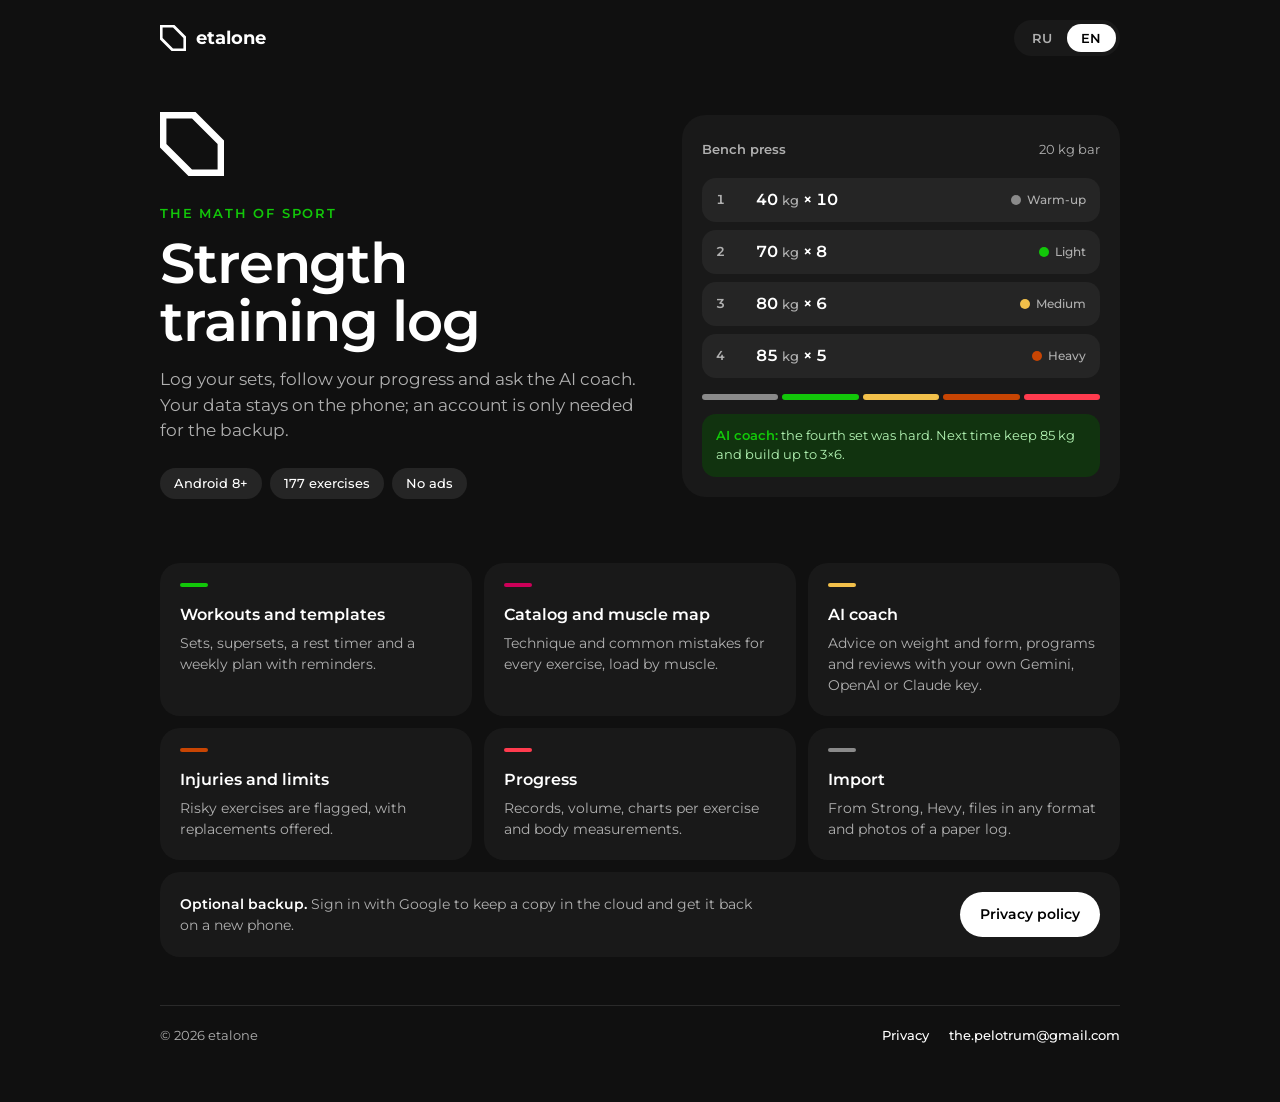
<file: index.html>
<!doctype html>
<html lang="ru">
<head>
    <meta charset="utf-8">
    <meta name="viewport" content="width=device-width, initial-scale=1, viewport-fit=cover">
    <title data-ru="etalone — дневник силовых тренировок" data-en="etalone — strength training log">etalone — дневник силовых тренировок</title>
    <meta name="description" content="etalone — Android-приложение для записи силовых тренировок с ИИ-тренером. Android strength training log with an AI coach.">
    <meta name="theme-color" content="#101010">
    <link rel="icon" href="icon.svg" type="image/svg+xml">
    <link rel="preconnect" href="https://fonts.googleapis.com">
    <link rel="preconnect" href="https://fonts.gstatic.com" crossorigin>
    <link rel="stylesheet" href="https://fonts.googleapis.com/css2?family=Montserrat:wght@400;500;600;700&display=swap">
    <link rel="stylesheet" href="style.css">
</head>
<body>
<div class="page">
    <header>
        <a class="brand" href="./">
            <svg class="icon" viewBox="30 29.5 120 120" aria-hidden="true"><path fill-rule="evenodd" d="M96.6438 29.5L150.002 82.8572V149.5H83.36L30.001 96.1416L30.0012 67.7886H30L30.001 29.5H96.6438ZM42.0016 41.5V89.5L90.0022 137.5H138.002V89.5L90.0022 41.5H42.0016Z"/></svg>
            etalone
        </a>
        <div class="lang" role="group" aria-label="Language">
            <button type="button" data-set="ru">RU</button>
            <button type="button" data-set="en">EN</button>
        </div>
    </header>

    <main class="hero">
        <div>
            <svg class="icon" viewBox="30 29.5 120 120" aria-hidden="true"><path fill-rule="evenodd" d="M96.6438 29.5L150.002 82.8572V149.5H83.36L30.001 96.1416L30.0012 67.7886H30L30.001 29.5H96.6438ZM42.0016 41.5V89.5L90.0022 137.5H138.002V89.5L90.0022 41.5H42.0016Z"/></svg>
            <span class="eyebrow"><span data-lang="ru">Математика спорта</span><span data-lang="en">The math of sport</span></span>
            <h1><span data-lang="ru">Дневник силовых тренировок</span><span data-lang="en">Strength training log</span></h1>
            <p class="lead" data-lang="ru">Записывай подходы, следи за прогрессом и спрашивай ИИ-тренера. Данные хранятся на телефоне, аккаунт нужен только для резервной копии.</p>
            <p class="lead" data-lang="en">Log your sets, follow your progress and ask the AI coach. Your data stays on the phone; an account is only needed for the backup.</p>
            <ul class="tags">
                <li>Android 8+</li>
                <li><span data-lang="ru">177 упражнений</span><span data-lang="en">177 exercises</span></li>
                <li><span data-lang="ru">Без рекламы</span><span data-lang="en">No ads</span></li>
            </ul>
        </div>

        <div class="workout">
            <div class="workout-head">
                <b><span data-lang="ru">Жим лёжа</span><span data-lang="en">Bench press</span></b>
                <span><span data-lang="ru">гриф 20 кг</span><span data-lang="en">20 kg bar</span></span>
            </div>
            <ol class="sets">
                <li class="set"><span class="n">1</span><span class="w">40 <small>kg</small> × 10</span><span class="effort" style="--dot: var(--warmup)"><span data-lang="ru">Разминка</span><span data-lang="en">Warm-up</span></span></li>
                <li class="set"><span class="n">2</span><span class="w">70 <small>kg</small> × 8</span><span class="effort" style="--dot: var(--green)"><span data-lang="ru">Лёгкий</span><span data-lang="en">Light</span></span></li>
                <li class="set"><span class="n">3</span><span class="w">80 <small>kg</small> × 6</span><span class="effort" style="--dot: var(--medium)"><span data-lang="ru">Средний</span><span data-lang="en">Medium</span></span></li>
                <li class="set"><span class="n">4</span><span class="w">85 <small>kg</small> × 5</span><span class="effort" style="--dot: var(--heavy)"><span data-lang="ru">Тяжёлый</span><span data-lang="en">Heavy</span></span></li>
            </ol>
            <div class="scale" aria-hidden="true">
                <i style="--dot: var(--warmup)"></i><i style="--dot: var(--green)"></i><i style="--dot: var(--medium)"></i><i style="--dot: var(--heavy)"></i><i style="--dot: var(--max)"></i>
            </div>
            <div class="note">
                <span data-lang="ru"><b>ИИ-тренер:</b> четвёртый подход шёл тяжело. В следующий раз оставь 85 кг и добери до 3×6.</span>
                <span data-lang="en"><b>AI coach:</b> the fourth set was hard. Next time keep 85 kg and build up to 3×6.</span>
            </div>
        </div>
    </main>

    <ul class="features">
        <li><div class="mark" style="--dot: var(--green)"></div><b><span data-lang="ru">Тренировки и шаблоны</span><span data-lang="en">Workouts and templates</span></b><p><span data-lang="ru">Подходы, суперсеты, таймер отдыха и план на неделю с напоминаниями.</span><span data-lang="en">Sets, supersets, a rest timer and a weekly plan with reminders.</span></p></li>
        <li><div class="mark" style="--dot: var(--pink)"></div><b><span data-lang="ru">Каталог и карта мышц</span><span data-lang="en">Catalog and muscle map</span></b><p><span data-lang="ru">Техника и частые ошибки для каждого упражнения, нагрузка по мышцам.</span><span data-lang="en">Technique and common mistakes for every exercise, load by muscle.</span></p></li>
        <li><div class="mark" style="--dot: var(--medium)"></div><b><span data-lang="ru">ИИ-тренер</span><span data-lang="en">AI coach</span></b><p><span data-lang="ru">Советы по весу и технике, программы и разбор тренировок через твой ключ Gemini, OpenAI или Claude.</span><span data-lang="en">Advice on weight and form, programs and reviews with your own Gemini, OpenAI or Claude key.</span></p></li>
        <li><div class="mark" style="--dot: var(--heavy)"></div><b><span data-lang="ru">Травмы и ограничения</span><span data-lang="en">Injuries and limits</span></b><p><span data-lang="ru">Приложение помечает опасные упражнения и предлагает замену.</span><span data-lang="en">Risky exercises are flagged, with replacements offered.</span></p></li>
        <li><div class="mark" style="--dot: var(--max)"></div><b><span data-lang="ru">Прогресс</span><span data-lang="en">Progress</span></b><p><span data-lang="ru">Рекорды, объём, графики по упражнениям и замеры тела.</span><span data-lang="en">Records, volume, charts per exercise and body measurements.</span></p></li>
        <li><div class="mark" style="--dot: var(--warmup)"></div><b><span data-lang="ru">Импорт</span><span data-lang="en">Import</span></b><p><span data-lang="ru">Из Strong, Hevy, файлов любого формата и фото бумажного дневника.</span><span data-lang="en">From Strong, Hevy, files in any format and photos of a paper log.</span></p></li>
    </ul>

    <div class="cloud">
        <p data-lang="ru"><b>Резервная копия по желанию.</b> Войди через Google, и копия будет храниться в облаке и вернётся на новом телефоне.</p>
        <p data-lang="en"><b>Optional backup.</b> Sign in with Google to keep a copy in the cloud and get it back on a new phone.</p>
        <a class="pill" href="privacy.html"><span data-lang="ru">Политика конфиденциальности</span><span data-lang="en">Privacy policy</span></a>
    </div>

    <footer>
        <span>© 2026 etalone</span>
        <nav>
            <a href="privacy.html"><span data-lang="ru">Конфиденциальность</span><span data-lang="en">Privacy</span></a>
            <a href="mailto:the.pelotrum@gmail.com">the.pelotrum@gmail.com</a>
        </nav>
    </footer>
</div>
<script src="lang.js"></script>
</body>
</html>
</file>
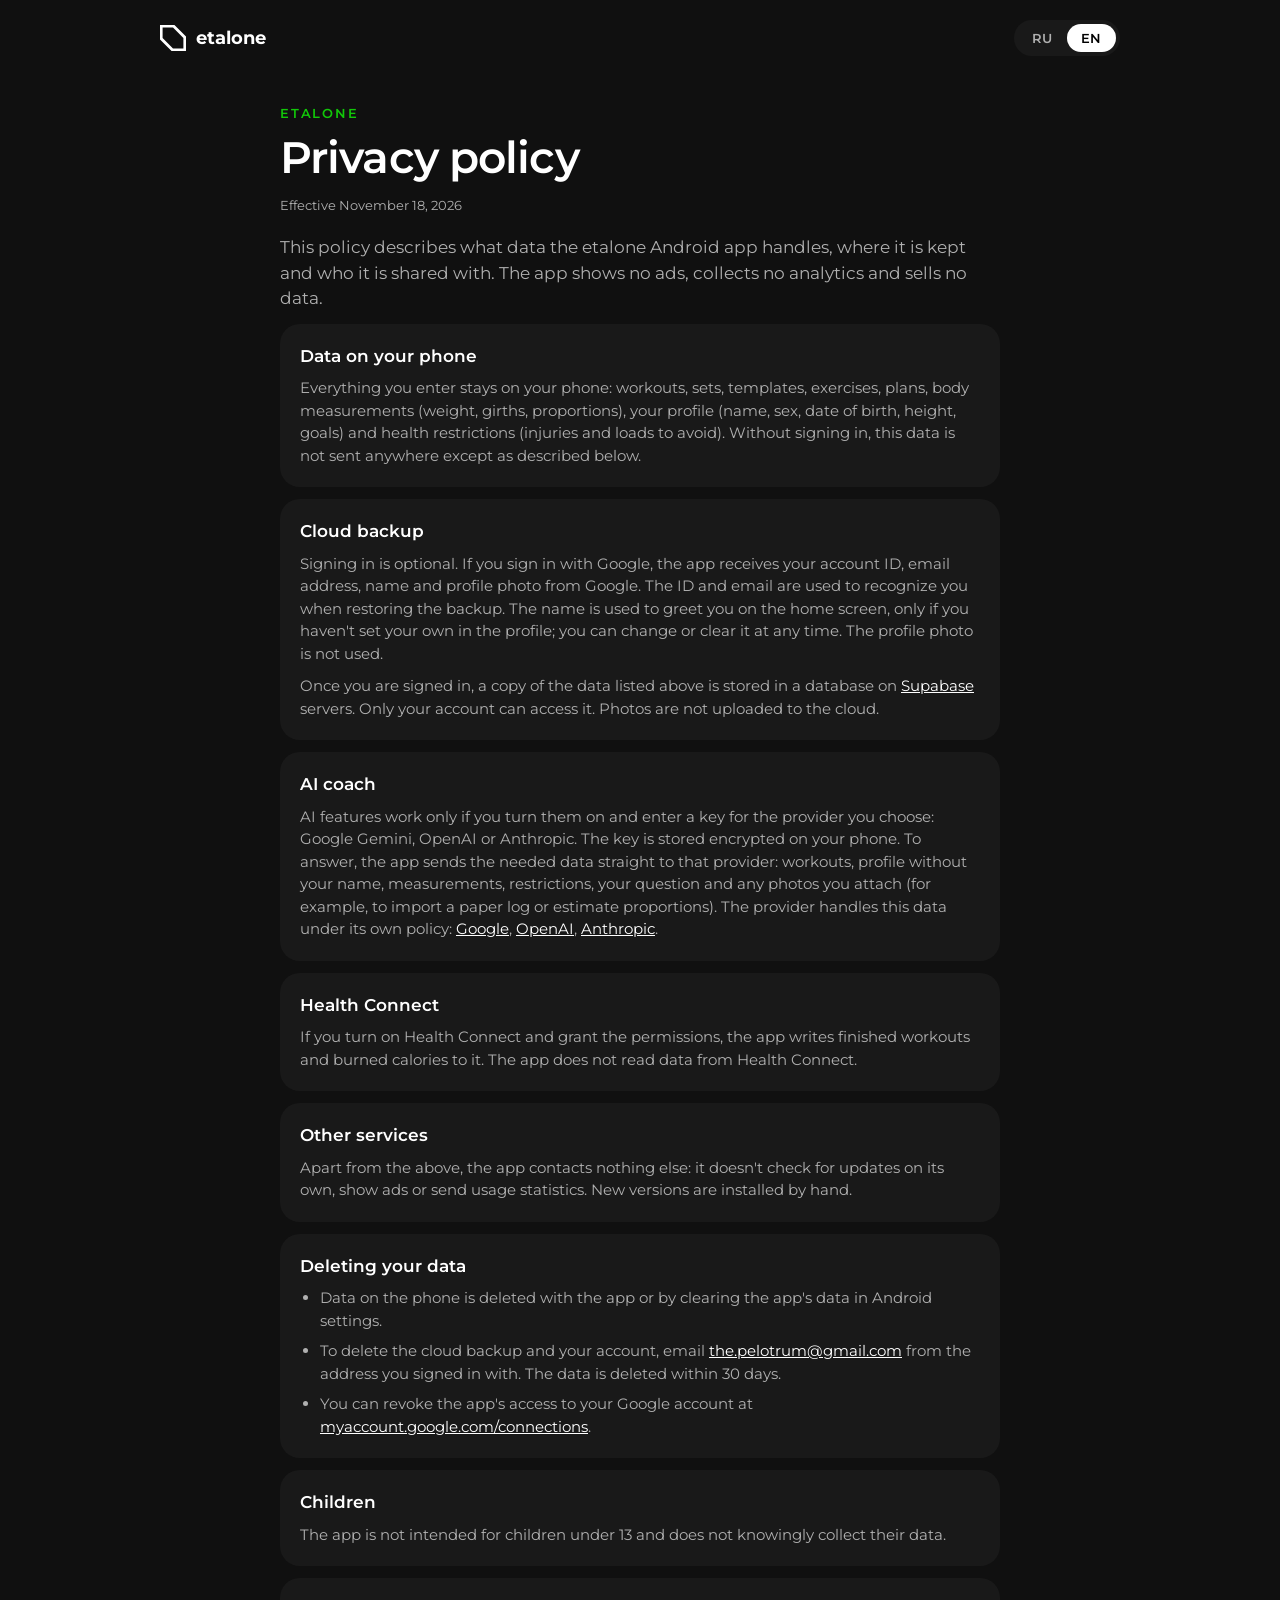
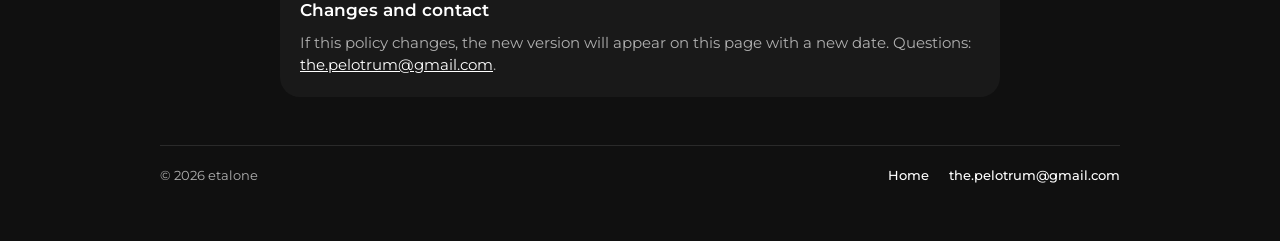
<file: privacy.html>
<!doctype html>
<html lang="ru">
<head>
    <meta charset="utf-8">
    <meta name="viewport" content="width=device-width, initial-scale=1, viewport-fit=cover">
    <title data-ru="Политика конфиденциальности — etalone" data-en="Privacy policy — etalone">Политика конфиденциальности — etalone</title>
    <meta name="theme-color" content="#101010">
    <link rel="icon" href="icon.svg" type="image/svg+xml">
    <link rel="preconnect" href="https://fonts.googleapis.com">
    <link rel="preconnect" href="https://fonts.gstatic.com" crossorigin>
    <link rel="stylesheet" href="https://fonts.googleapis.com/css2?family=Montserrat:wght@400;500;600;700&display=swap">
    <link rel="stylesheet" href="style.css">
</head>
<body>
<div class="page">
    <header>
        <a class="brand" href="./">
            <svg class="icon" viewBox="30 29.5 120 120" aria-hidden="true"><path fill-rule="evenodd" d="M96.6438 29.5L150.002 82.8572V149.5H83.36L30.001 96.1416L30.0012 67.7886H30L30.001 29.5H96.6438ZM42.0016 41.5V89.5L90.0022 137.5H138.002V89.5L90.0022 41.5H42.0016Z"/></svg>
            etalone
        </a>
        <div class="lang" role="group" aria-label="Language">
            <button type="button" data-set="ru">RU</button>
            <button type="button" data-set="en">EN</button>
        </div>
    </header>

    <main class="doc" data-lang="ru">
        <span class="eyebrow">etalone</span>
        <h1>Политика конфиденциальности</h1>
        <p class="date">Действует с 18 ноября 2026 года</p>
        <p class="intro">Эта политика описывает, какие данные обрабатывает Android-приложение etalone, где они хранятся и кому передаются. Приложение не показывает рекламу, не собирает аналитику и не продаёт данные.</p>

        <section>
            <h2>Данные на телефоне</h2>
            <p>Всё, что ты вводишь, хранится на твоём телефоне: тренировки, подходы, шаблоны, упражнения, планы, замеры тела (вес, обхваты, пропорции), анкета (имя, пол, дата рождения, рост, цели) и ограничения по здоровью (травмы и нежелательные нагрузки). Без входа в аккаунт эти данные никуда не отправляются, кроме случаев, описанных ниже.</p>
        </section>

        <section>
            <h2>Резервная копия в облаке</h2>
            <p>Вход в аккаунт необязателен. Если ты входишь через Google, приложение получает от Google идентификатор аккаунта, адрес почты, имя и фото профиля. Идентификатор и почта нужны, чтобы узнать тебя при восстановлении копии. Имя приложение берёт для приветствия на главном экране, только если ты не указал своё в профиле; его можно изменить или стереть в любой момент. Фото профиля приложение не использует.</p>
            <p>После входа копия перечисленных выше данных с телефона хранится в базе данных на серверах <a href="https://supabase.com/privacy">Supabase</a>. Доступ к копии есть только у твоего аккаунта. Фотографии в облако не загружаются.</p>
        </section>

        <section>
            <h2>ИИ-тренер</h2>
            <p>Функции ИИ работают, только если ты сам включил их и ввёл ключ выбранного провайдера: Google Gemini, OpenAI или Anthropic. Ключ хранится на телефоне в зашифрованном виде. Для ответа приложение отправляет провайдеру напрямую нужные данные: тренировки, анкету без имени, замеры, ограничения, текст вопроса и фотографии, которые ты прикрепил (например, для импорта дневника или оценки пропорций). Эти данные обрабатываются по правилам выбранного провайдера: <a href="https://policies.google.com/privacy">Google</a>, <a href="https://openai.com/policies/privacy-policy">OpenAI</a>, <a href="https://www.anthropic.com/legal/privacy">Anthropic</a>.</p>
        </section>

        <section>
            <h2>Health Connect</h2>
            <p>Если ты включишь Health Connect и выдашь разрешения, приложение записывает туда завершённые тренировки и сожжённые калории. Данные из Health Connect приложение не читает.</p>
        </section>

        <section>
            <h2>Другие сервисы</h2>
            <p>Кроме описанного выше, приложение никуда не обращается: оно не проверяет обновления само, не показывает рекламу и не отправляет статистику использования. Новая версия устанавливается вручную.</p>
        </section>

        <section>
            <h2>Удаление данных</h2>
            <ul>
                <li>Данные на телефоне удаляются вместе с приложением или через очистку данных приложения в настройках Android.</li>
                <li>Чтобы удалить облачную копию и аккаунт, напиши на <a href="mailto:the.pelotrum@gmail.com">the.pelotrum@gmail.com</a> с почты, через которую входил. Данные удаляются в течение 30 дней.</li>
                <li>Отозвать доступ приложения к Google-аккаунту можно на странице <a href="https://myaccount.google.com/connections">myaccount.google.com/connections</a>.</li>
            </ul>
        </section>

        <section>
            <h2>Дети</h2>
            <p>Приложение не предназначено для детей младше 13 лет и сознательно не собирает их данные.</p>
        </section>

        <section>
            <h2>Изменения и контакты</h2>
            <p>Если политика изменится, новая версия появится на этой странице с новой датой. Вопросы — на <a href="mailto:the.pelotrum@gmail.com">the.pelotrum@gmail.com</a>.</p>
        </section>
    </main>

    <main class="doc" data-lang="en">
        <span class="eyebrow">etalone</span>
        <h1>Privacy policy</h1>
        <p class="date">Effective November 18, 2026</p>
        <p class="intro">This policy describes what data the etalone Android app handles, where it is kept and who it is shared with. The app shows no ads, collects no analytics and sells no data.</p>

        <section>
            <h2>Data on your phone</h2>
            <p>Everything you enter stays on your phone: workouts, sets, templates, exercises, plans, body measurements (weight, girths, proportions), your profile (name, sex, date of birth, height, goals) and health restrictions (injuries and loads to avoid). Without signing in, this data is not sent anywhere except as described below.</p>
        </section>

        <section>
            <h2>Cloud backup</h2>
            <p>Signing in is optional. If you sign in with Google, the app receives your account ID, email address, name and profile photo from Google. The ID and email are used to recognize you when restoring the backup. The name is used to greet you on the home screen, only if you haven't set your own in the profile; you can change or clear it at any time. The profile photo is not used.</p>
            <p>Once you are signed in, a copy of the data listed above is stored in a database on <a href="https://supabase.com/privacy">Supabase</a> servers. Only your account can access it. Photos are not uploaded to the cloud.</p>
        </section>

        <section>
            <h2>AI coach</h2>
            <p>AI features work only if you turn them on and enter a key for the provider you choose: Google Gemini, OpenAI or Anthropic. The key is stored encrypted on your phone. To answer, the app sends the needed data straight to that provider: workouts, profile without your name, measurements, restrictions, your question and any photos you attach (for example, to import a paper log or estimate proportions). The provider handles this data under its own policy: <a href="https://policies.google.com/privacy">Google</a>, <a href="https://openai.com/policies/privacy-policy">OpenAI</a>, <a href="https://www.anthropic.com/legal/privacy">Anthropic</a>.</p>
        </section>

        <section>
            <h2>Health Connect</h2>
            <p>If you turn on Health Connect and grant the permissions, the app writes finished workouts and burned calories to it. The app does not read data from Health Connect.</p>
        </section>

        <section>
            <h2>Other services</h2>
            <p>Apart from the above, the app contacts nothing else: it doesn't check for updates on its own, show ads or send usage statistics. New versions are installed by hand.</p>
        </section>

        <section>
            <h2>Deleting your data</h2>
            <ul>
                <li>Data on the phone is deleted with the app or by clearing the app's data in Android settings.</li>
                <li>To delete the cloud backup and your account, email <a href="mailto:the.pelotrum@gmail.com">the.pelotrum@gmail.com</a> from the address you signed in with. The data is deleted within 30 days.</li>
                <li>You can revoke the app's access to your Google account at <a href="https://myaccount.google.com/connections">myaccount.google.com/connections</a>.</li>
            </ul>
        </section>

        <section>
            <h2>Children</h2>
            <p>The app is not intended for children under 13 and does not knowingly collect their data.</p>
        </section>

        <section>
            <h2>Changes and contact</h2>
            <p>If this policy changes, the new version will appear on this page with a new date. Questions: <a href="mailto:the.pelotrum@gmail.com">the.pelotrum@gmail.com</a>.</p>
        </section>
    </main>

    <footer>
        <span>© 2026 etalone</span>
        <nav>
            <a href="./"><span data-lang="ru">Главная</span><span data-lang="en">Home</span></a>
            <a href="mailto:the.pelotrum@gmail.com">the.pelotrum@gmail.com</a>
        </nav>
    </footer>
</div>
<script src="lang.js"></script>
</body>
</html>
</file>
<file: style.css>
/* The app's own look: a near-black screen, grey cards, white main action and the effort colours as accents. */
:root {
    --bg: #101010;
    --card: #191919;
    --card-high: #252525;
    --line: #2a2a2a;
    --fg: #ffffff;
    --muted: #b0b0b0;
    --green: #12c709;
    --green-soft: #11330f;
    --green-text: #b4f5b4;
    --pink: #cc0058;
    --warmup: #8a8a8a;
    --medium: #f2c04a;
    --heavy: #c84503;
    --max: #ff3b4e;
    --font: "Montserrat", system-ui, -apple-system, "Segoe UI", Roboto, sans-serif;
    color-scheme: dark;
}

* { box-sizing: border-box; }

html { background: var(--bg); }

body {
    margin: 0;
    background: var(--bg);
    color: var(--fg);
    font: 400 16px/1.5 var(--font);
    padding-left: max(16px, env(safe-area-inset-left, 0px));
    padding-right: max(16px, env(safe-area-inset-right, 0px));
}

.page { max-width: 960px; margin: 0 auto; padding-block: 20px 56px; }

header { display: flex; align-items: center; justify-content: space-between; gap: 12px; }

.brand { display: flex; align-items: center; gap: 10px; color: var(--fg); text-decoration: none; font-weight: 700; font-size: 18px; }
.brand .icon { width: 26px; height: 26px; }

.icon { display: block; flex: none; }
.icon path { fill: var(--fg); }

.lang { display: flex; background: var(--card); border-radius: 999px; padding: 4px; }
.lang button {
    border: 0; background: transparent; color: var(--muted);
    font: 600 13px var(--font); letter-spacing: .04em;
    padding: 6px 14px; border-radius: 999px; cursor: pointer;
}
.lang button[aria-pressed="true"] { background: var(--fg); color: #000; }
.lang button:focus-visible, a:focus-visible { outline: 2px solid var(--green); outline-offset: 2px; }

.eyebrow {
    display: block;
    margin-top: 28px;
    color: var(--green);
    font-size: 13px;
    font-weight: 600;
    letter-spacing: .14em;
    text-transform: uppercase;
}

h1 {
    font-size: clamp(34px, 6vw, 56px);
    font-weight: 600;
    line-height: 1.05;
    letter-spacing: -.02em;
    margin: 10px 0 16px;
    text-wrap: balance;
}

.lead { color: var(--muted); font-size: 17px; max-width: 34em; margin: 0; }

.hero {
    display: grid;
    grid-template-columns: minmax(0, 1.1fr) minmax(0, 1fr);
    gap: 40px;
    align-items: center;
    margin-top: 56px;
}
.hero .icon { width: 64px; height: 64px; }

.tags { display: flex; flex-wrap: wrap; gap: 8px; margin: 24px 0 0; padding: 0; list-style: none; }
.tags li { background: var(--card-high); border-radius: 999px; padding: 6px 14px; font-size: 13px; font-weight: 500; }

/* A card from the workout screen: the set log with its effort colours. */
.workout { background: var(--card); border-radius: 24px; padding: 20px; min-width: 0; }
.workout-head { display: flex; justify-content: space-between; align-items: baseline; gap: 12px; }
.workout-head b { font-size: 18px; font-weight: 600; }
.workout-head span { color: var(--muted); font-size: 13px; }

.sets { list-style: none; padding: 0; margin: 16px 0 0; display: grid; gap: 8px; }
.set {
    display: grid;
    grid-template-columns: 28px 1fr auto;
    align-items: center;
    gap: 12px;
    background: var(--card-high);
    border-radius: 14px;
    padding: 10px 14px;
    font-variant-numeric: tabular-nums;
}
.set .n { color: var(--muted); font-size: 13px; font-weight: 600; }
.set .w { font-weight: 600; }
.set .w small { color: var(--muted); font-weight: 500; font-size: 13px; }
.effort { display: flex; align-items: center; gap: 6px; font-size: 12px; font-weight: 500; color: var(--muted); }
.effort::before { content: ""; width: 10px; height: 10px; border-radius: 50%; background: var(--dot); }

.scale { display: flex; gap: 4px; margin-top: 16px; }
.scale i { flex: 1; height: 6px; border-radius: 3px; background: var(--dot); }

.note { margin-top: 14px; padding: 12px 14px; border-radius: 14px; background: var(--green-soft); color: var(--green-text); font-size: 13px; }
.note b { color: var(--green); font-weight: 600; }

.features {
    display: grid;
    grid-template-columns: repeat(3, minmax(0, 1fr));
    gap: 12px;
    margin: 64px 0 0;
    padding: 0;
    list-style: none;
}
.features li { background: var(--card); border-radius: 20px; padding: 20px; }
.features b { display: block; font-size: 16px; font-weight: 600; margin-bottom: 6px; }
.features p { margin: 0; color: var(--muted); font-size: 14px; }
.mark { width: 28px; height: 4px; border-radius: 2px; background: var(--dot); margin-bottom: 16px; }

.cloud {
    display: flex; flex-wrap: wrap; align-items: center; justify-content: space-between; gap: 16px;
    margin-top: 12px; background: var(--card); border-radius: 20px; padding: 20px;
}
.cloud p { margin: 0; color: var(--muted); font-size: 14px; max-width: 42em; }
.cloud b { color: var(--fg); font-weight: 600; }
.pill { background: var(--fg); color: #000; border-radius: 999px; padding: 12px 20px; font-weight: 600; font-size: 14px; text-decoration: none; white-space: nowrap; }

/* The privacy policy: one readable column of cards. */
.doc { max-width: 720px; margin: 48px auto 0; }
.doc h1 { font-size: clamp(30px, 5vw, 44px); }
.doc .date { color: var(--muted); font-size: 13px; margin: 0; }
.doc .intro { color: var(--muted); font-size: 17px; margin: 20px 0 0; }
.doc section { background: var(--card); border-radius: 20px; padding: 20px; margin-top: 12px; }
.doc h2 { font-size: 17px; font-weight: 600; margin: 0 0 8px; }
.doc p, .doc li { color: var(--muted); font-size: 15px; }
.doc p { margin: 0; }
.doc p + p { margin-top: 10px; }
.doc ul { margin: 0; padding-left: 20px; display: grid; gap: 8px; }
.doc a { color: var(--fg); }

footer {
    margin-top: 48px; padding-top: 20px; border-top: 1px solid var(--line);
    display: flex; flex-wrap: wrap; justify-content: space-between; gap: 12px;
    color: var(--muted); font-size: 13px;
}
footer a { color: var(--fg); text-decoration: none; font-weight: 500; }
footer nav { display: flex; gap: 20px; flex-wrap: wrap; }

[lang="en"] [data-lang="ru"], [lang="ru"] [data-lang="en"] { display: none; }

@media (max-width: 760px) {
    .hero { grid-template-columns: minmax(0, 1fr); margin-top: 32px; gap: 32px; }
    .features { grid-template-columns: minmax(0, 1fr); }
}
</file>
